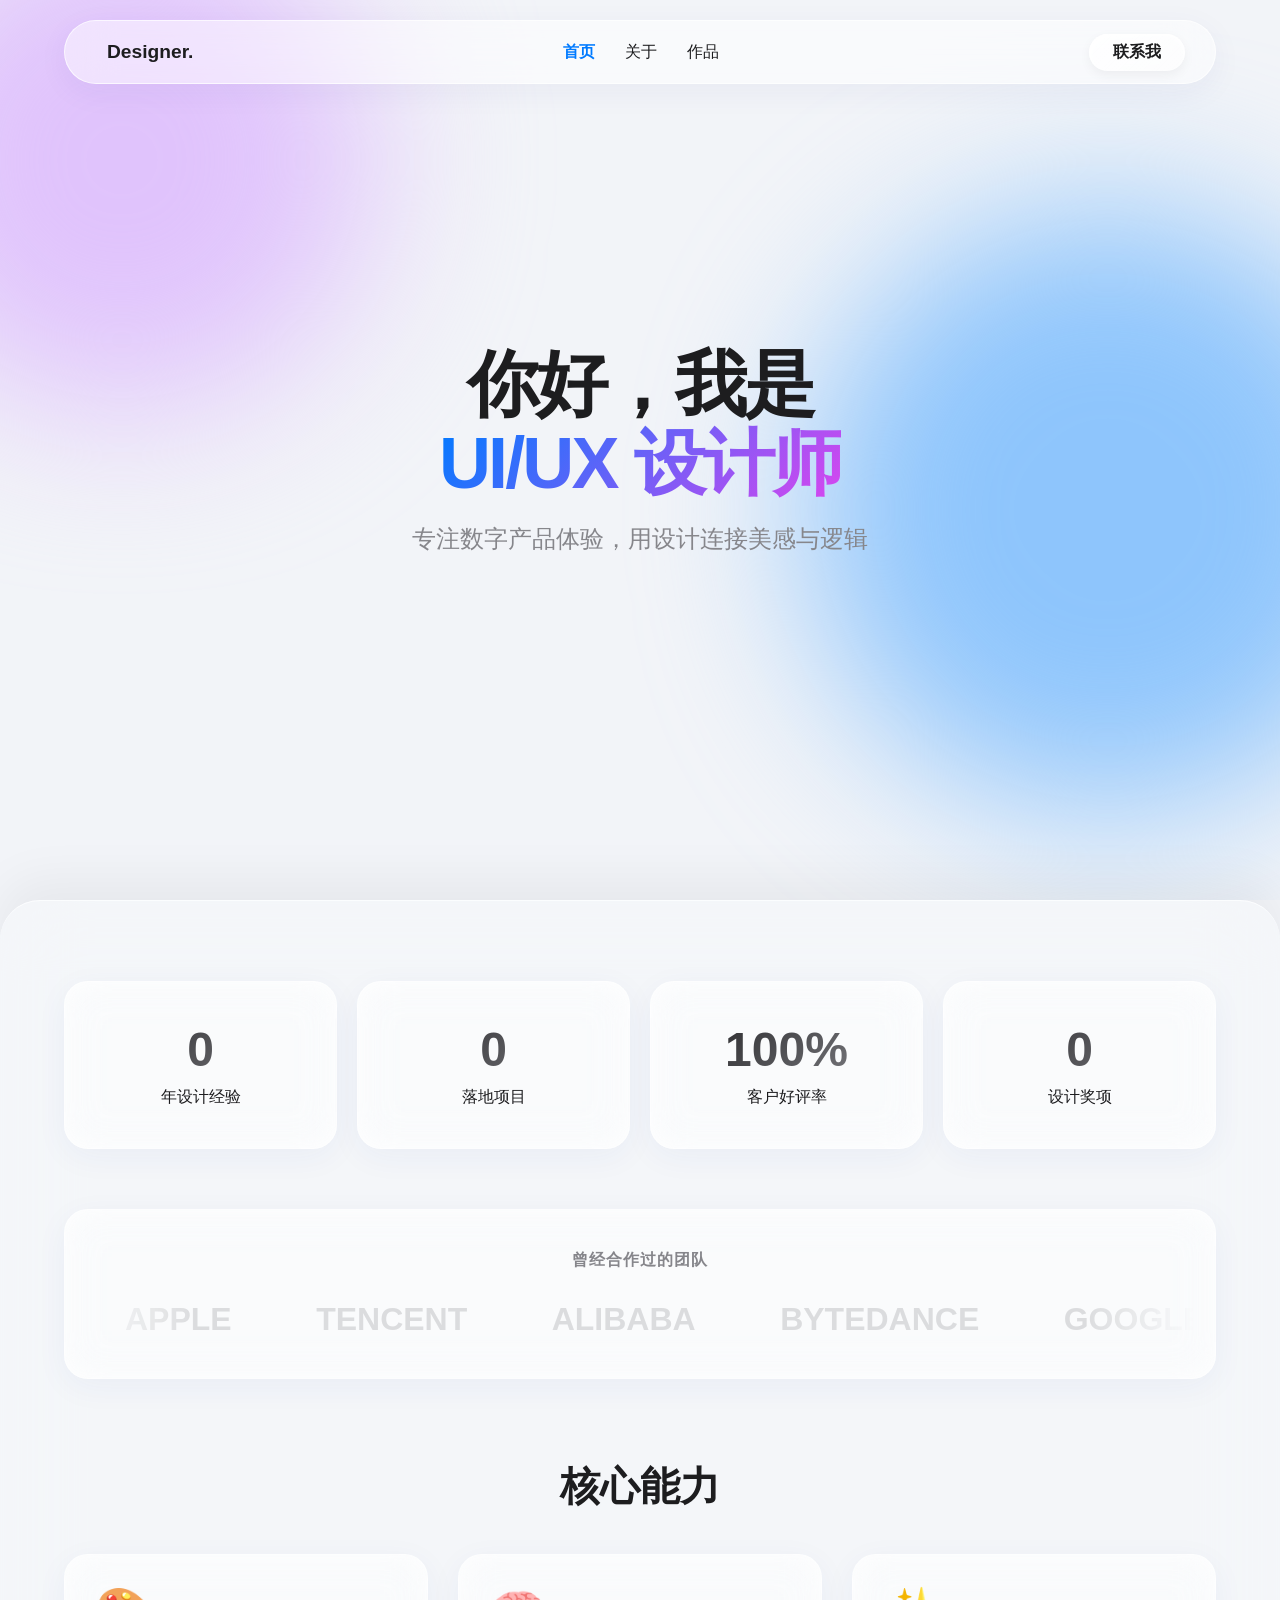
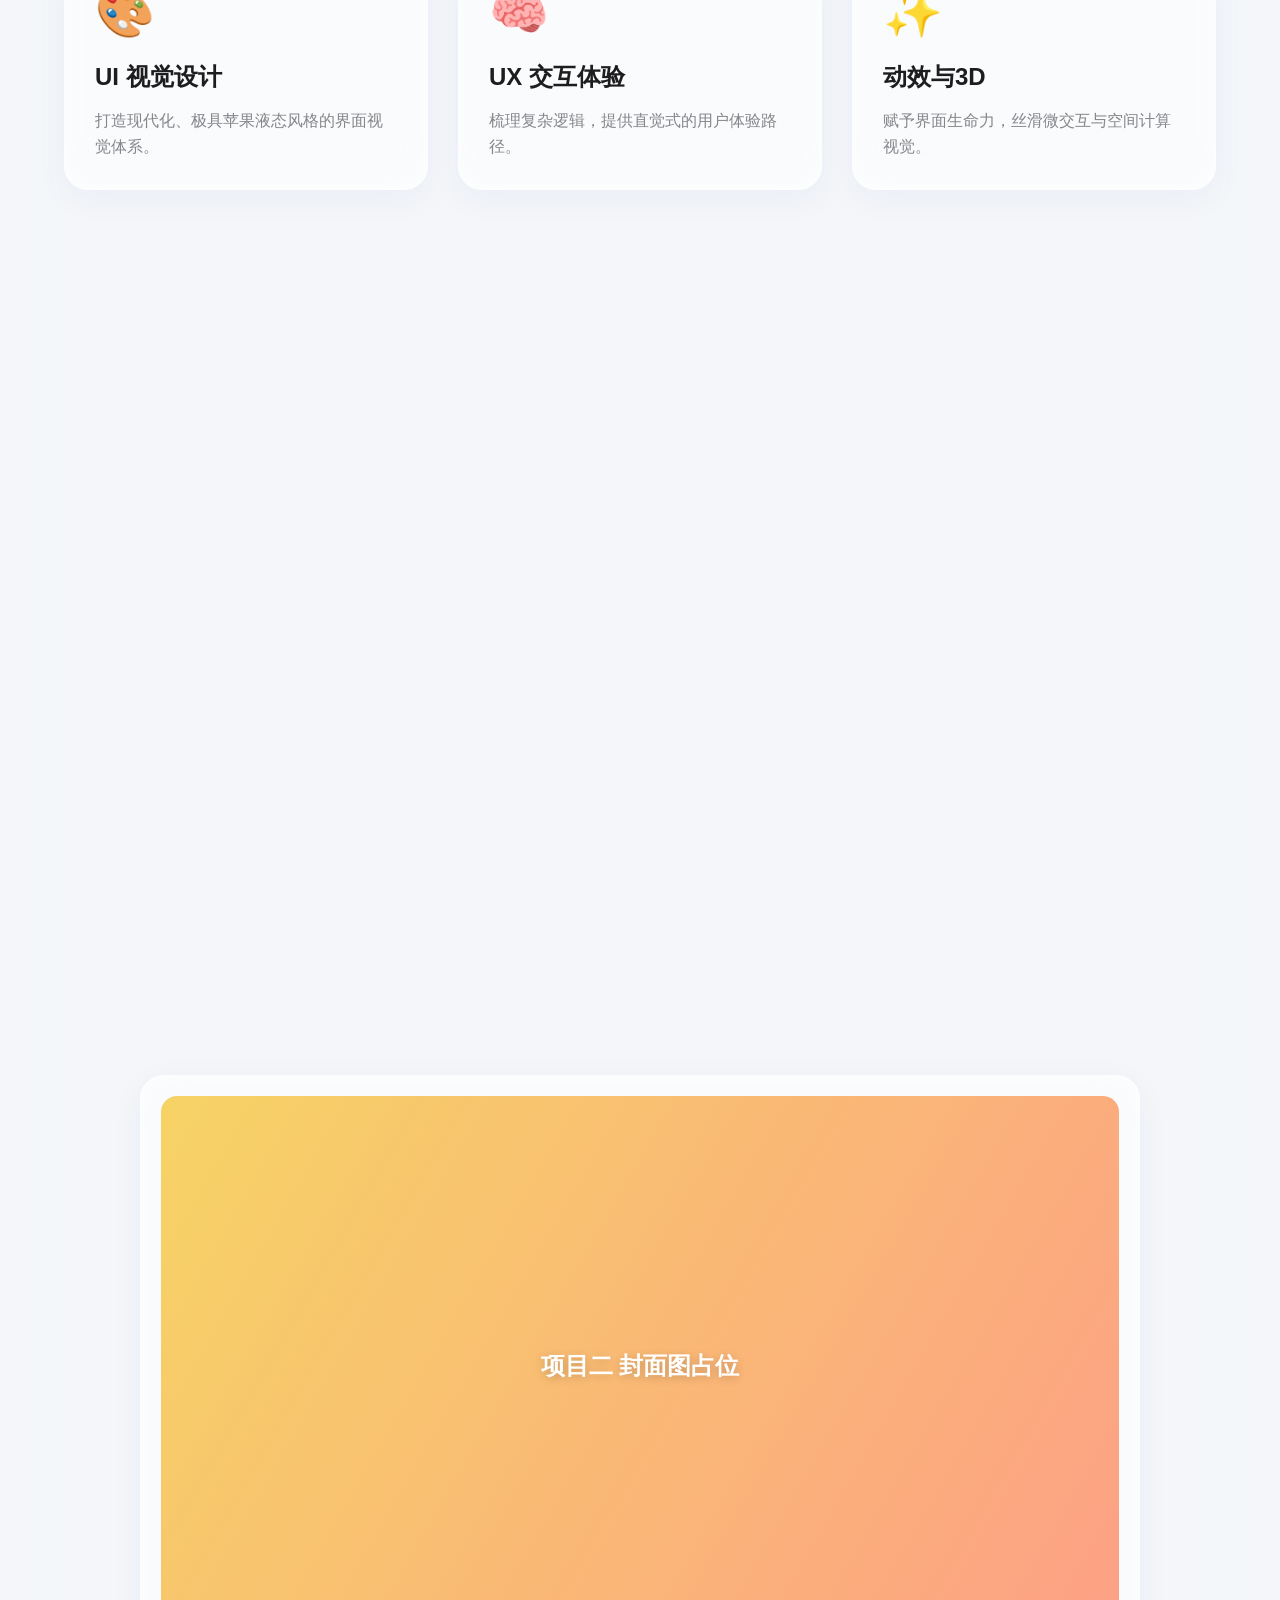
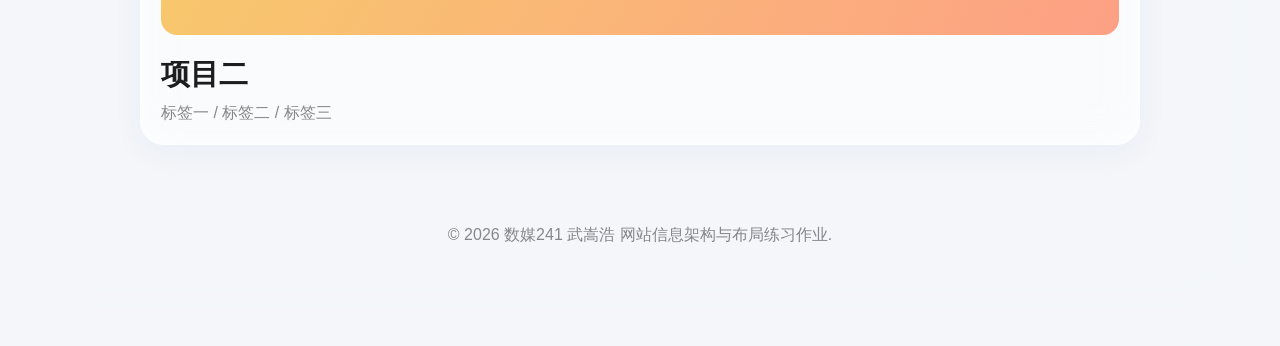
<file: index.html>
﻿<!DOCTYPE html>
<html lang="zh-CN">
<head>
    <meta name="color-scheme" content="light">
    <meta charset="UTF-8">
    <meta name="viewport" content="width=device-width, initial-scale=1.0">
    <title>首页 - 个人介绍</title>
    <link rel="stylesheet" href="style.css">
</head>
<body>

    <!-- 动态背景渐变色块（用于衬托玻璃质感） -->
    <div class="bg-blobs">
        <div class="blob blob-1"></div>
        <div class="blob blob-2"></div>
    </div>

    <!-- 顶部导航栏 -->
    <nav class="glass-nav" id="mainNav">
        <!-- 正常展开时的内容 -->
        <div class="nav-content">
            <div class="logo">Designer.</div>
            <ul class="nav-links">
                <li><a href="index.html" class="active">首页</a></li>
                <li><a href="about.html">关于</a></li>
                <li><a href="portfolio.html">作品</a></li>
            </ul>
            <a href="contact.html" class="btn-contact">联系我</a>
        </div>
        <!-- 缩小后的回到顶部箭头 (默认隐藏) -->
        <div class="nav-arrow">
            <svg width="24" height="24" viewBox="0 0 24 24" fill="none" stroke="currentColor" stroke-width="2.5" stroke-linecap="round" stroke-linejoin="round">
                <path d="M12 19V5M5 12l7-7 7 7" />
            </svg>
        </div>
    </nav>

    <!-- 首屏区域（固定在底部，等待被上方内容遮盖） -->
    <section class="hero-sticky">
        <div class="hero-content">
            <h1>你好，我是<br><span class="gradient-text">UI/UX 设计师</span></h1>
            <p>专注数字产品体验，用设计连接美感与逻辑</p>
            <div class="scroll-indicator">
                <span>滑动探索</span>
                <div class="mouse"></div>
            </div>
        </div>
    </section>

    <!-- 下方滑动内容区（带有强毛玻璃效果，像幕布一样滑上去覆盖首屏） -->
    <main class="content-reveal">

        <!-- 1. 关键数据 (便当盒布局) - 移到了上方 -->
        <section class="bento-metrics">
            <div class="glass-card bento-item">
                <h3>0</h3>
                <p>年设计经验</p>
            </div>
            <div class="glass-card bento-item">
                <h3>0</h3>
                <p>落地项目</p>
            </div>
            <div class="glass-card bento-item">
                <h3>100%</h3>
                <p>客户好评率</p>
            </div>
            <div class="glass-card bento-item">
                <h3>0</h3>
                <p>设计奖项</p>
            </div>
        </section>

        <!-- 2. 合作方Logo无缝滚动 - 移到了下方，并加了玻璃框 -->
        <section class="logos-section">
            <div class="glass-card logos-box">
                <p class="section-subtitle">曾经合作过的团队</p>
                <div class="marquee-container">
                    <div class="marquee-content">
                        <!-- 占位Logo，使用纯文字模拟 -->
                        <div class="logo-item">Apple</div>
                        <div class="logo-item">Tencent</div>
                        <div class="logo-item">Alibaba</div>
                        <div class="logo-item">ByteDance</div>
                        <div class="logo-item">Google</div>
                        <!-- 复制一份用于无缝循环 -->
                        <div class="logo-item">Apple</div>
                        <div class="logo-item">Tencent</div>
                        <div class="logo-item">Alibaba</div>
                        <div class="logo-item">ByteDance</div>
                        <div class="logo-item">Google</div>
                    </div>
                </div>
            </div>
        </section>

        <!-- 核心能力 (保持不变) -->
        <section class="capabilities">
            <h2 class="section-title">核心能力</h2>
            <div class="cards-grid">
                <div class="glass-card">
                    <div class="icon-placeholder">🎨</div>
                    <h3>UI 视觉设计</h3>
                    <p>打造现代化、极具苹果液态风格的界面视觉体系。</p>
                </div>
                <div class="glass-card">
                    <div class="icon-placeholder">🧠</div>
                    <h3>UX 交互体验</h3>
                    <p>梳理复杂逻辑，提供直觉式的用户体验路径。</p>
                </div>
                <div class="glass-card">
                    <div class="icon-placeholder">✨</div>
                    <h3>动效与3D</h3>
                    <p>赋予界面生命力，丝滑微交互与空间计算视觉。</p>
                </div>
            </div>
        </section>

        <!-- 精选作品 (保持不变) -->
        <section class="featured-works">
            <h2 class="section-title">精选作品</h2>
            <div class="works-grid">
                <!-- 作品1 -->
                <div class="glass-card work-card">
                    <div class="work-image" style="background: linear-gradient(45deg, #e0c3fc 0%, #8ec5fc 100%);">
                        <span class="img-placeholder-text">项目一 封面图占位</span>
                    </div>
                    <div class="work-info">
                        <h3>项目一</h3>
                        <p>标签一 / 标签二 / 标签三</p>
                    </div>
                </div>
                <!-- 作品2 -->
                <div class="glass-card work-card">
                    <div class="work-image" style="background: linear-gradient(120deg, #f6d365 0%, #fda085 100%);">
                        <span class="img-placeholder-text">项目二 封面图占位</span>
                    </div>
                    <div class="work-info">
                        <h3>项目二</h3>
                        <p>标签一 / 标签二 / 标签三</p>
                    </div>
                </div>
            </div>
        </section>

        <!-- 底部 -->
        <footer>
            <p>© 2026 数媒241 武嵩浩 网站信息架构与布局练习作业.</p>
        </footer>
    </main>

    <!-- 引入外部全局交互脚本 -->
    <script src="main.js"></script>

</body>
</html>
</file>
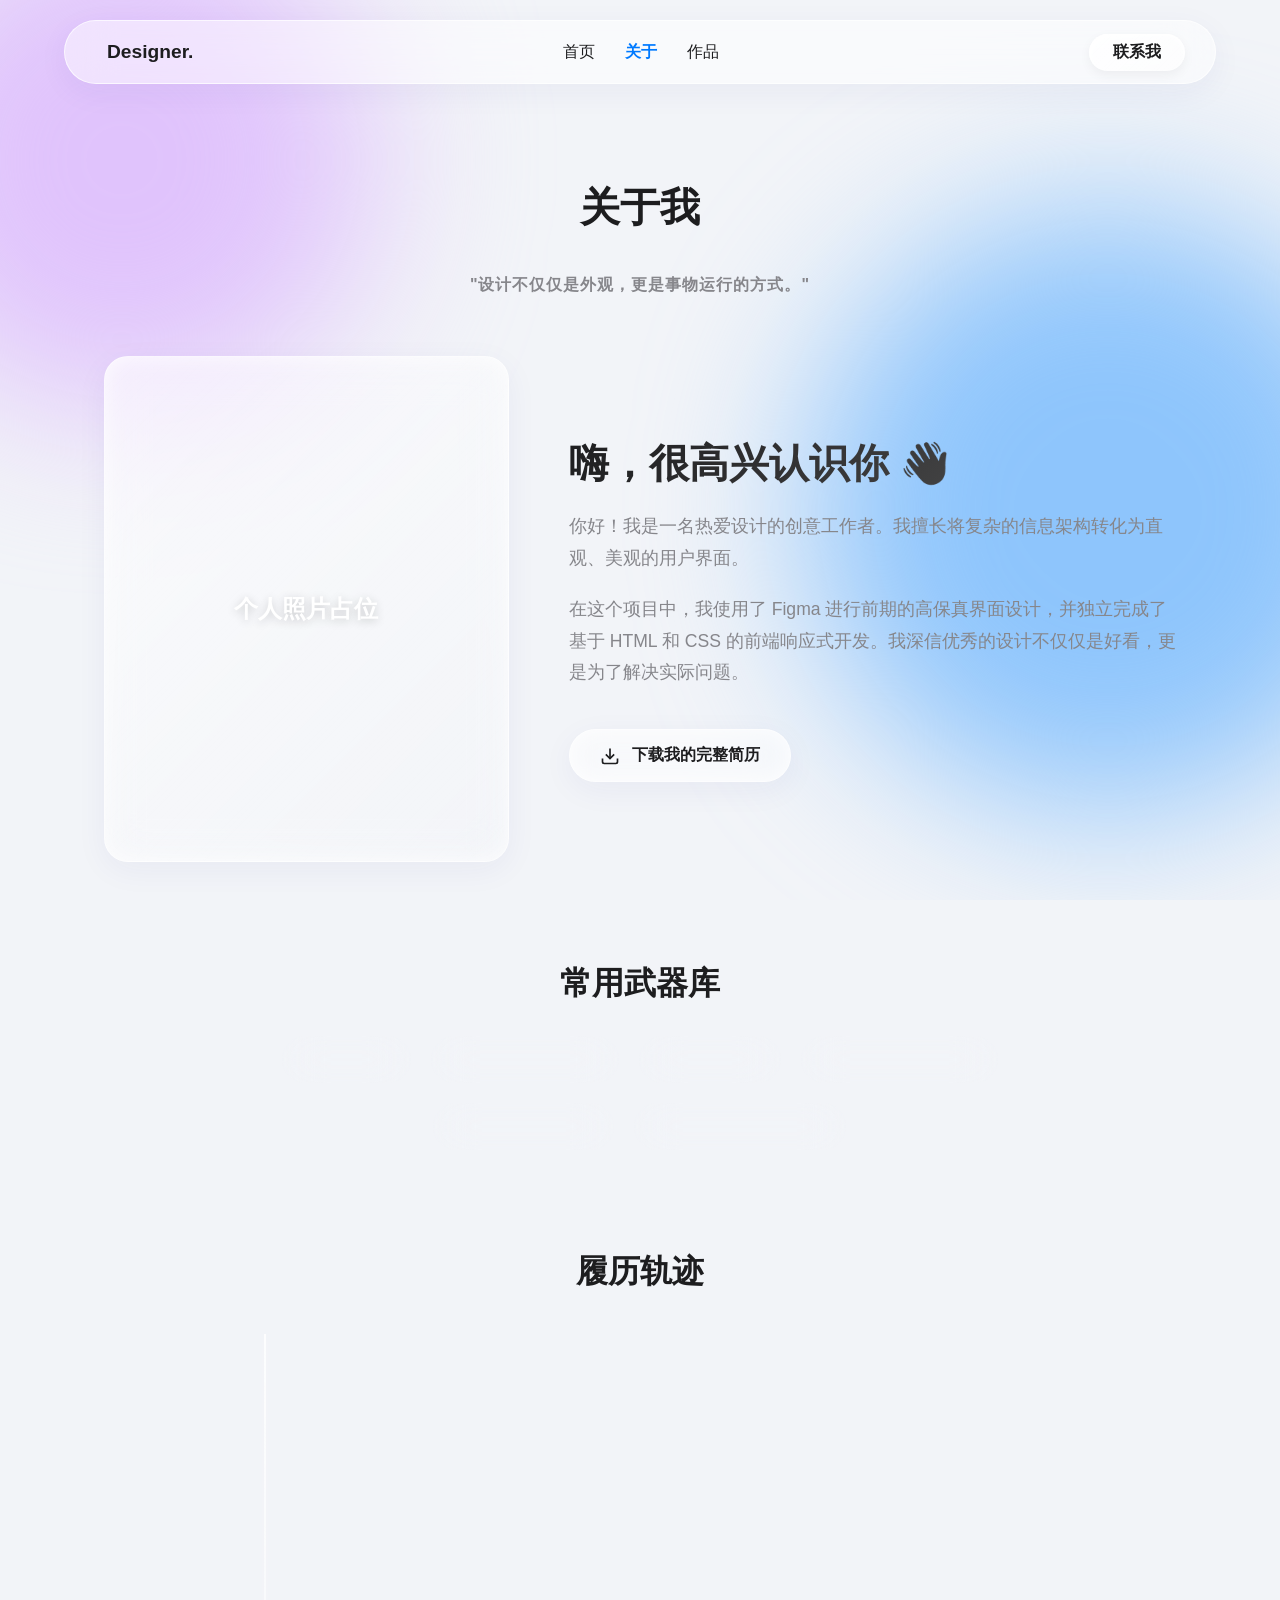
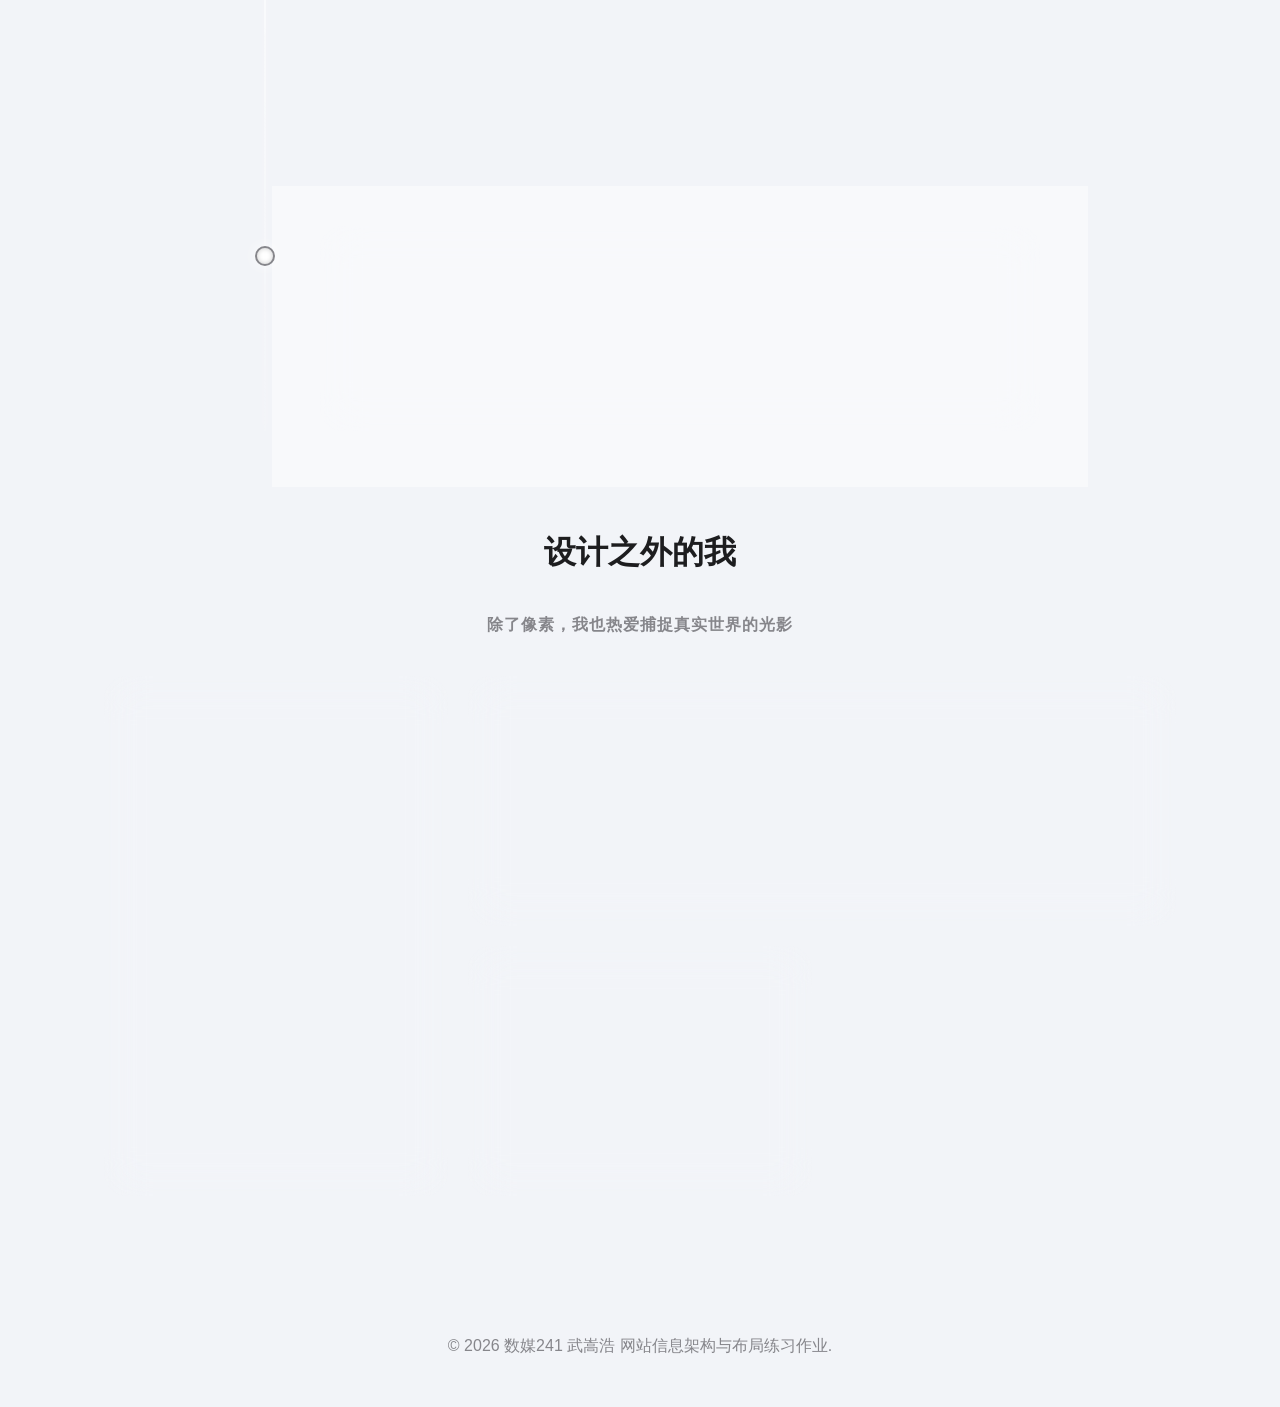
<file: about.html>
<!DOCTYPE html>
<html lang="zh-CN">
<head>
    <meta name="color-scheme" content="light">
    <meta charset="UTF-8">
    <meta name="viewport" content="width=device-width, initial-scale=1.0">
    <title>关于 - 个人介绍</title>
    <link rel="stylesheet" href="style.css">
</head>
<body>

    <!-- 动态背景渐变色块（与首页保持一致） -->
    <div class="bg-blobs">
        <div class="blob blob-1"></div>
        <div class="blob blob-2"></div>
    </div>

    <!-- 顶部导航栏 -->
    <nav class="glass-nav" id="mainNav">
        <!-- 正常展开时的内容 -->
        <div class="nav-content">
            <div class="logo">Designer.</div>
            <ul class="nav-links">
                <li><a href="index.html">首页</a></li>
                <li><a href="about.html" class="active">关于</a></li>
                <li><a href="portfolio.html">作品</a></li>
            </ul>
            <a href="contact.html" class="btn-contact">联系我</a>
        </div>
        <!-- 缩小后的回到顶部箭头 (默认隐藏) -->
        <div class="nav-arrow">
            <svg width="24" height="24" viewBox="0 0 24 24" fill="none" stroke="currentColor" stroke-width="2.5" stroke-linecap="round" stroke-linejoin="round">
                <path d="M12 19V5M5 12l7-7 7 7" />
            </svg>
        </div>
    </nav>

    <!-- 关于我页面主体内容 -->
    <main class="about-page">

        <!-- 页面标题 -->
        <header class="about-header">
            <h1 class="section-title">关于我</h1>
            <p class="section-subtitle">"设计不仅仅是外观，更是事物运行的方式。"</p>
        </header>

        <!-- 模块 1：个人简介 (图文并排) -->
        <section class="about-profile">
            <div class="profile-layout">
                <!-- 左侧头像占位 -->
                <div class="glass-card profile-image">
                    <span class="img-placeholder-text">个人照片占位</span>
                </div>
                <!-- 右侧文字 -->
                <div class="profile-text">
                    <h2>嗨，很高兴认识你 👋</h2>
                    <p>你好！我是一名热爱设计的创意工作者。我擅长将复杂的信息架构转化为直观、美观的用户界面。</p>
                    <p>在这个项目中，我使用了 Figma 进行前期的高保真界面设计，并独立完成了基于 HTML 和 CSS 的前端响应式开发。我深信优秀的设计不仅仅是好看，更是为了解决实际问题。</p>
                    <a href="#" class="btn-download glass-card">
                        <svg width="20" height="20" viewBox="0 0 24 24" fill="none" stroke="currentColor" stroke-width="2" style="vertical-align: middle; margin-right: 8px;">
                            <path d="M21 15v4a2 2 0 0 1-2 2H5a2 2 0 0 1-2-2v-4"></path>
                            <polyline points="7 10 12 15 17 10"></polyline>
                            <line x1="12" y1="15" x2="12" y2="3"></line>
                        </svg>
                        下载我的完整简历
                    </a>
                </div>
            </div>
        </section>

        <!-- 模块 2：能力栈 / 工具树 (悬浮玻璃徽章) -->
        <section class="about-tools">
            <h2 class="section-title" style="font-size: 2rem; margin-bottom: 30px;">常用武器库</h2>
            <div class="tools-container">
                <div class="glass-card tool-pill">🎨 Figma</div>
                <div class="glass-card tool-pill">⚡ Visual Studio</div>
                <div class="glass-card tool-pill">🧊 Blender</div>
                <div class="glass-card tool-pill">🪄 Adobe Ps & Ai</div>
                <div class="glass-card tool-pill">🎬 After Effects</div>
                <div class="glass-card tool-pill">💻 HTML / CSS / JS</div>
            </div>
        </section>

        <!-- 模块 3：时间轴履历 (发光玻璃节点) -->
        <section class="about-experience">
            <h2 class="section-title" style="font-size: 2rem;">履历轨迹</h2>
            <div class="timeline">

                <!-- 经历 1 -->
                <div class="timeline-item">
                    <div class="timeline-node"></div>
                    <div class="glass-card timeline-content">
                        <span class="timeline-date">2024 - 至今</span>
                        <h3>数字媒体艺术</h3>
                        <h4>北京工商大学 设计与艺术学院</h4>
                        <p>简介占位</p>
                    </div>
                </div>

                <!-- 经历 2 -->
                <div class="timeline-item">
                    <div class="timeline-node"></div>
                    <div class="glass-card timeline-content">
                        <span class="timeline-date">2006 - 2024</span>
                        <h3>成长中</h3>
                        <h4>简介占位</h4>
                        <p>简介占位</p>
                    </div>
                </div>

                <!-- 教育背景 -->
                <div class="timeline-item">
                    <div class="timeline-node"></div>
                    <div class="glass-card timeline-content">
                        <span class="timeline-date">2006</span>
                        <h3>我出生了</h3>
                        <h4>北京市西城区</h4>
                        <p>简介占位</p>
                    </div>
                </div>

            </div>
        </section>

        <!-- 模块 4：生活碎片 (便当盒画廊) -->
        <section class="about-life">
            <h2 class="section-title" style="font-size: 2rem;">设计之外的我</h2>
            <p class="section-subtitle" style="margin-bottom: 40px;">除了像素，我也热爱捕捉真实世界的光影</p>
            <div class="life-gallery">
                <div class="glass-card life-item tall" style="background: linear-gradient(to bottom, #a1c4fd 0%, #c2e9fb 100%);">
                    <span class="img-placeholder-text">图片占位一</span>
                </div>
                <div class="glass-card life-item wide" style="background: linear-gradient(120deg, #fccb90 0%, #d57eeb 100%);">
                    <span class="img-placeholder-text">图片占位二</span>
                </div>
                <div class="glass-card life-item" style="background: linear-gradient(120deg, #e0c3fc 0%, #8ec5fc 100%);">
                    <span class="img-placeholder-text">图片占位三</span>
                </div>
                <div class="glass-card life-item" style="background: linear-gradient(to right, #4facfe 0%, #00f2fe 100%);">
                    <span class="img-placeholder-text">图片占位四</span>
                </div>
            </div>
        </section>

        <!-- 底部 -->
        <footer>
            <p>© 2026 数媒241 武嵩浩 网站信息架构与布局练习作业.</p>
        </footer>

    </main>

    <!-- 引入外部全局交互脚本 -->
    <script src="main.js"></script>
</body>
</html>
</file>
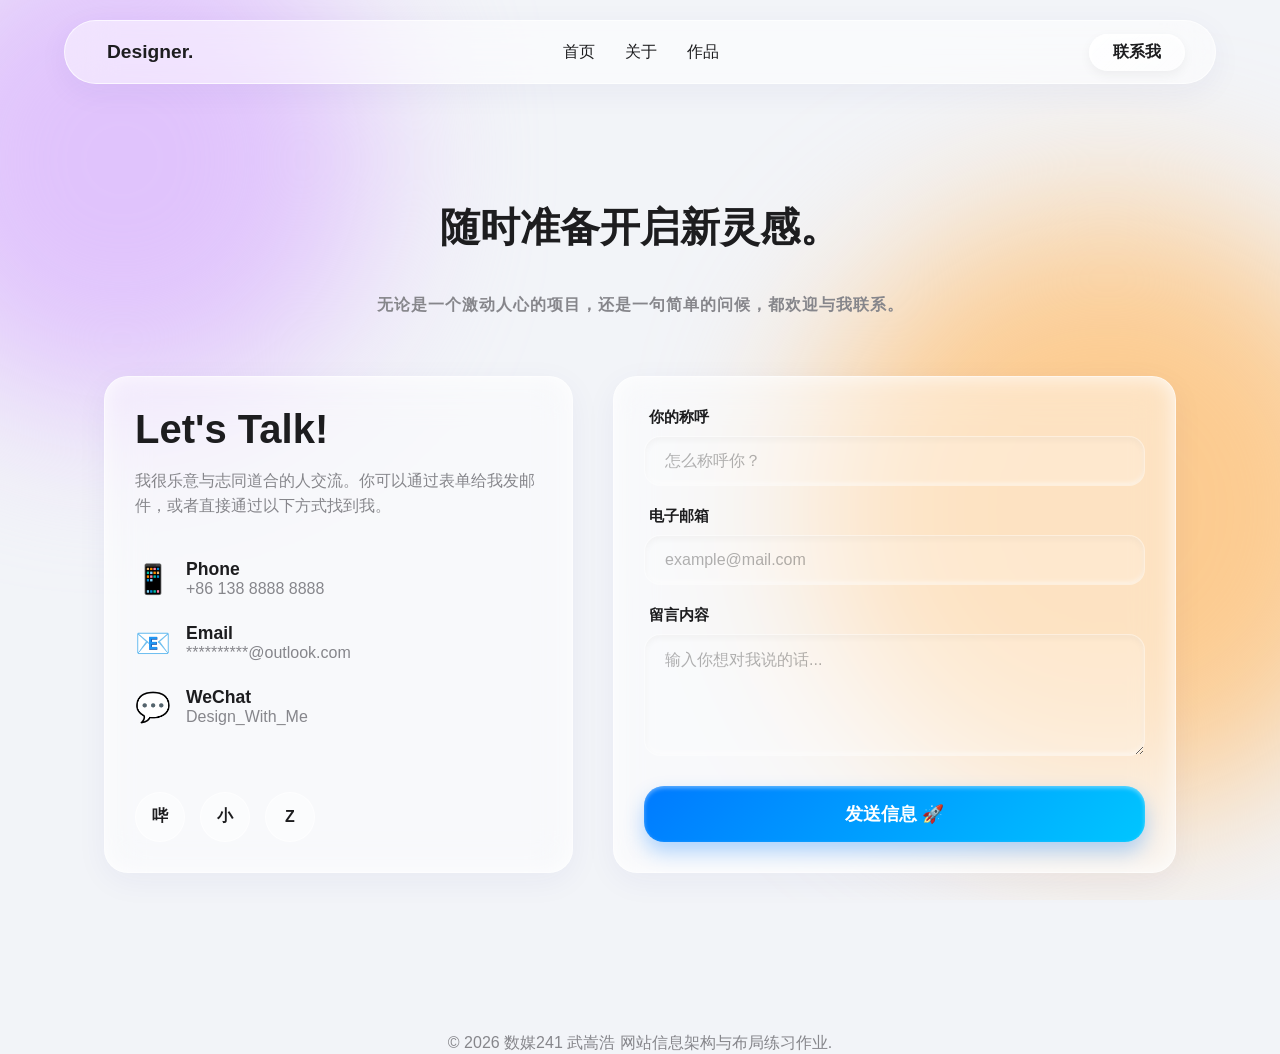
<file: contact.html>
<!DOCTYPE html>
<html lang="zh-CN">
<head>
    <meta name="color-scheme" content="light">
    <meta charset="UTF-8">
    <meta name="viewport" content="width=device-width, initial-scale=1.0">
    <title>联系我 - 个人介绍</title>
    <link rel="stylesheet" href="style.css">
</head>
<body>

    <!-- 背景环境光 -->
    <div class="bg-blobs">
        <div class="blob blob-1"></div>
        <div class="blob blob-2" style="background: #fccb90;"></div> <!-- 换个暖色调，更亲切 -->
    </div>

    <!-- 顶部导航栏 (注意：联系我按钮去掉了，因为当前就在联系页) -->
    <nav class="glass-nav" id="mainNav">
        <div class="nav-content">
            <div class="logo">Designer.</div>
            <ul class="nav-links">
                <li><a href="index.html">首页</a></li>
                <li><a href="about.html">关于</a></li>
                <li><a href="portfolio.html">作品</a></li>
            </ul>
            <a href="contact.html" class="btn-contact" class="active">联系我</a>
        </div>
        <div class="nav-arrow">
            <svg width="24" height="24" viewBox="0 0 24 24" fill="none" stroke="currentColor" stroke-width="2.5" stroke-linecap="round" stroke-linejoin="round">
                <path d="M12 19V5M5 12l7-7 7 7"/>
            </svg>
        </div>
    </nav>

    <!-- 联系我页面主体 -->
    <main class="contact-page">
        <header class="contact-header">
            <h1 class="section-title fade-up-element">随时准备开启新灵感。</h1>
            <p class="section-subtitle fade-up-element">无论是一个激动人心的项目，还是一句简单的问候，都欢迎与我联系。</p>
        </header>

        <div class="contact-layout">
            
            <!-- 左侧：联系方式与社交媒体 -->
            <div class="glass-card contact-info fade-up-element">
                <h2>Let's Talk! </h2>
                <p class="info-desc">我很乐意与志同道合的人交流。你可以通过表单给我发邮件，或者直接通过以下方式找到我。</p>
                
                <div class="direct-contact">
                    <!-- 电话 -->
                    <div class="contact-item wechat-hover">
                        <span class="icon">📱</span>
                        <div>
                            <h4>Phone</h4>
                            <p>+86 138 8888 8888</p>
                        </div>
                    </div>
                    <!-- 邮箱 -->
                    <div class="contact-item">
                        <span class="icon">📧</span>
                        <div>
                            <h4>Email</h4>
                            <p>**********@outlook.com</p>
                        </div>
                    </div>

                    <!-- 微信 (带有悬停显示二维码的微交互) -->
                    <div class="contact-item wechat-hover">
                        <span class="icon">💬</span>
                        <div>
                            <h4>WeChat</h4>
                            <p>Design_With_Me</p>
                        </div>
                        <!-- 隐藏的二维码玻璃卡片 -->
                        <div class="qr-code-glass">
                            <span class="img-placeholder-text" style="font-size: 1rem;">二维码占位图</span>
                        </div>
                    </div>

                </div>

                <!-- 社交媒体链接 (圆形玻璃按钮) -->
                <div class="social-links">
                    <a href="https://space.bilibili.com/391248568" class="social-btn" title="Bilibili">哔</a>
                    <a href="https://xhslink.com/m/P87VK0XR2g" class="social-btn" title="小红书">小</a>
                    <a href="#" class="social-btn" title="站酷">Z</a>
                </div>
            </div>

            <!-- 右侧：内凹玻璃质感表单 -->
            <div class="glass-card contact-form fade-up-element">
                <form action="#" method="POST" onsubmit="event.preventDefault(); alert('由于是静态页面，发送功能待后端接入');">
                    <div class="form-group">
                        <label for="name">你的称呼</label>
                        <input type="text" id="name" class="glass-input" placeholder="怎么称呼你？" required>
                    </div>
                    
                    <div class="form-group">
                        <label for="email">电子邮箱</label>
                        <input type="email" id="email" class="glass-input" placeholder="example@mail.com" required>
                    </div>
                    
                    <div class="form-group">
                        <label for="message">留言内容</label>
                        <textarea id="message" class="glass-input" rows="5" placeholder="输入你想对我说的话..." required></textarea>
                    </div>
                    
                    <button type="submit" class="btn-submit">发送信息 🚀</button>
                </form>
            </div>

        </div>
    </main>

    <!-- 底部 -->
    <footer>
        <p>© 2026 数媒241 武嵩浩 网站信息架构与布局练习作业.</p>
    </footer>

    <script src="main.js"></script>
</body>
</html>
</file>
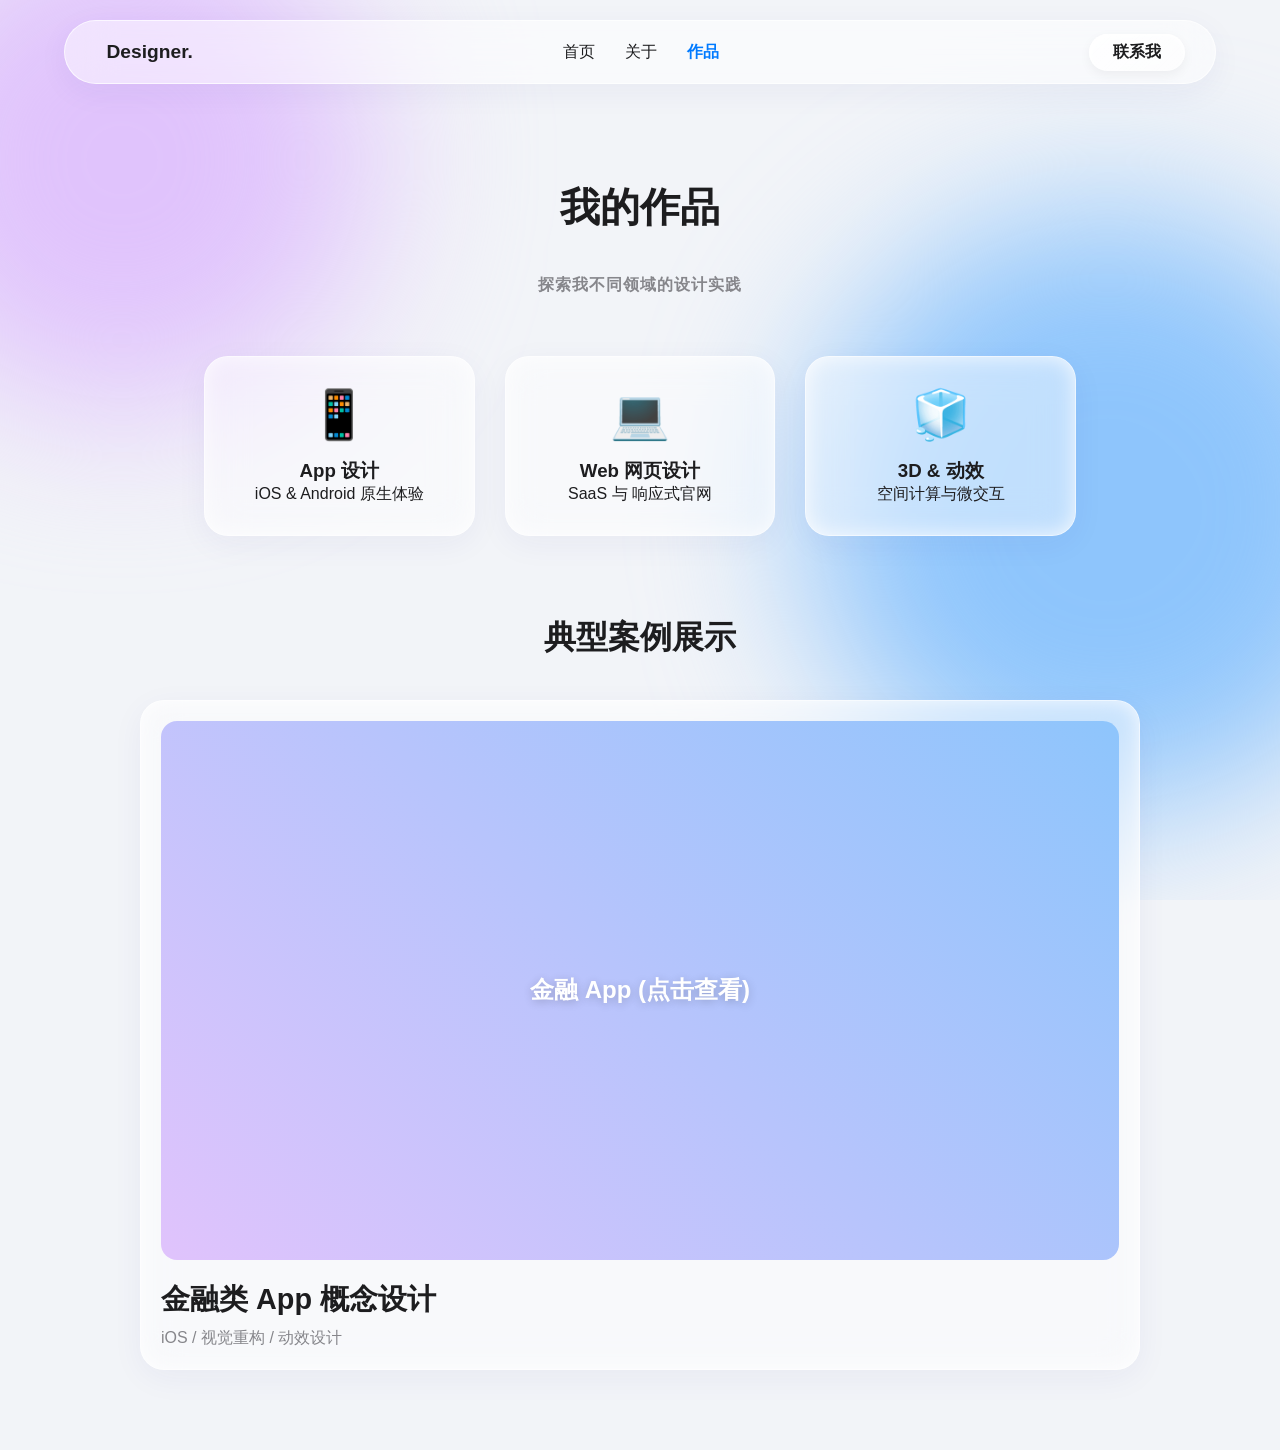
<file: portfolio.html>
<!DOCTYPE html>
<html lang="zh-CN">
<head>
    <meta name="color-scheme" content="light">
    <meta charset="UTF-8">
    <meta name="viewport" content="width=device-width, initial-scale=1.0">
    <title>作品 - 个人介绍</title>
    <link rel="stylesheet" href="style.css">
</head>
<body>

    <div class="bg-blobs">
        <div class="blob blob-1"></div>
        <div class="blob blob-2"></div>
    </div>

    <!-- 顶部导航栏 -->
    <nav class="glass-nav" id="mainNav">
        <div class="nav-content">
            <div class="logo">Designer.</div>
            <ul class="nav-links">
                <li><a href="index.html">首页</a></li>
                <li><a href="about.html">关于</a></li>
                <li><a href="portfolio.html" class="active">作品</a></li>
            </ul>
            <a href="contact.html" class="btn-contact">联系我</a>
        </div>
        <div class="nav-arrow">
            <svg width="24" height="24" viewBox="0 0 24 24" fill="none" stroke="currentColor" stroke-width="2.5" stroke-linecap="round" stroke-linejoin="round">
                <path d="M12 19V5M5 12l7-7 7 7" />
            </svg>
        </div>
    </nav>

    <main class="portfolio-page">

        <!-- =========================================
             视图 1：主大厅 (默认显示)
             ========================================= -->
        <div id="portfolio-main" class="page-view">
            <header class="portfolio-header">
                <h1 class="section-title fade-up-element">我的作品</h1>
                <p class="section-subtitle fade-up-element">探索我不同领域的设计实践</p>
            </header>

            <!-- 类别选择器 (添加了 onclick 触发切换视图) -->
            <section class="category-selector">
                <div class="glass-card category-card fade-up-element" onclick="openCategory('app', 'App 设计', 'iOS & Android 原生体验')">
                    <div class="icon">📱</div>
                    <h3>App 设计</h3>
                    <p>iOS & Android 原生体验</p>
                </div>
                <div class="glass-card category-card fade-up-element" onclick="openCategory('web', 'Web 网页设计', 'SaaS 与 响应式官网')">
                    <div class="icon">💻</div>
                    <h3>Web 网页设计</h3>
                    <p>SaaS 与 响应式官网</p>
                </div>
                <div class="glass-card category-card fade-up-element" onclick="openCategory('3d', '3D & 动效', '空间计算与微交互')">
                    <div class="icon">🧊</div>
                    <h3>3D & 动效</h3>
                    <p>空间计算与微交互</p>
                </div>
            </section>

            <!-- 典型案例展示 (保持不变) -->
            <section class="featured-works">
                <h2 class="section-title fade-up-element" style="font-size: 2rem;">典型案例展示</h2>
                <div class="works-grid">
                    <div class="glass-card work-card fade-up-element" onclick="openModal('project1')">
                        <div class="work-image" style="background: linear-gradient(45deg, #e0c3fc 0%, #8ec5fc 100%);">
                            <span class="img-placeholder-text">金融 App (点击查看)</span>
                        </div>
                        <div class="work-info">
                            <h3>金融类 App 概念设计</h3>
                            <p>iOS / 视觉重构 / 动效设计</p>
                        </div>
                    </div>
                </div>
            </section>
        </div>

        <!-- =========================================
             视图 2：分类二级页面 (初始隐藏)
             ========================================= -->
        <div id="portfolio-category" class="page-view" style="display: none;">

            <!-- 返回按钮 -->
            <div style="max-width: 1000px; margin: 0 auto 20px; padding: 0 5%;">
                <button class="btn-back glass-card" onclick="backToMain()">
                    <svg width="20" height="20" viewBox="0 0 24 24" fill="none" stroke="currentColor" stroke-width="2" style="vertical-align: middle; margin-right: 8px;"><path d="M19 12H5M12 19l-7-7 7-7" /></svg>
                    返回作品大厅
                </button>
            </div>

            <header class="portfolio-header">
                <h1 id="cat-title" class="section-title">分类标题</h1>
                <p id="cat-desc" class="section-subtitle">分类描述</p>
            </header>

            <!-- App 分类专属瀑布流 -->
            <div id="grid-app" class="works-grid cat-grid" style="display: none;">
                <div class="glass-card work-card fade-up-element" onclick="openModal('project1')">
                    <div class="work-image" style="background: linear-gradient(45deg, #e0c3fc 0%, #8ec5fc 100%);"><span class="img-placeholder-text">金融 App</span></div>
                    <div class="work-info"><h3>金融类 App 设计</h3><p>iOS</p></div>
                </div>
                <div class="glass-card work-card fade-up-element" onclick="openModal('project_app2')">
                    <div class="work-image" style="background: linear-gradient(120deg, #84fab0 0%, #8fd3f4 100%);"><span class="img-placeholder-text">社交 App</span></div>
                    <div class="work-info"><h3>音乐社交 App 概念</h3><p>Android / 动效</p></div>
                </div>
            </div>

            <!-- Web 分类专属瀑布流 -->
            <div id="grid-web" class="works-grid cat-grid" style="display: none;">
                <div class="glass-card work-card fade-up-element" onclick="openModal('project2')">
                    <div class="work-image" style="background: linear-gradient(120deg, #f6d365 0%, #fda085 100%);"><span class="img-placeholder-text">SaaS 数据看板</span></div>
                    <div class="work-info"><h3>SaaS 后台设计系统</h3><p>Web端 / B端组件库</p></div>
                </div>
                <div class="glass-card work-card fade-up-element" onclick="openModal('project_web2')">
                    <div class="work-image" style="background: linear-gradient(to top, #cfd9df 0%, #e2ebf0 100%);"><span class="img-placeholder-text">品牌官网</span></div>
                    <div class="work-info"><h3>独立设计师品牌响应式官网</h3><p>Web端 / 视觉</p></div>
                </div>
            </div>

            <!-- 3D 分类专属瀑布流 -->
            <div id="grid-3d" class="works-grid cat-grid" style="display: none;">
                <div class="glass-card work-card fade-up-element" onclick="openModal('project_3d1')">
                    <div class="work-image" style="background: linear-gradient(to right, #4facfe 0%, #00f2fe 100%);"><span class="img-placeholder-text">空间计算 UI</span></div>
                    <div class="work-info"><h3>visionOS 概念界面</h3><p>3D / 空间交互</p></div>
                </div>
            </div>

        </div>

    </main>

    <!-- =========================================
         作品详情弹窗 (Modal)
         ========================================= -->
    <div class="modal-overlay" id="projectModal">
        <div class="glass-card modal-container">
            <!-- 关闭按钮 -->
            <button class="modal-close" onclick="closeModal()">
                <svg width="24" height="24" viewBox="0 0 24 24" fill="none" stroke="currentColor" stroke-width="2"><path d="M18 6L6 18M6 6l12 12" /></svg>
            </button>

            <!-- 左侧图片区 (可独立滚动) -->
            <div class="modal-left" style="background: linear-gradient(135deg, #e0c3fc 0%, #8ec5fc 100%);">
                <div class="modal-img-placeholder">细节图占位</div>
            </div>

            <!-- 右侧文字详情区 -->
            <div class="modal-right">
                <h2 id="modal-title">项目名称加载中...</h2>
                <div class="modal-tags">
                    <span>标签一</span>
                    <span>标签二</span>
                    <span>标签三</span>
                </div>

                <div class="modal-desc">
                    <h3>项目背景</h3>
                    <p>占位占位占位占位占位占位占位占位占位占位占位占位占位</p>

                    <h3>我的角色</h3>
                    <p>占位占位占位占位占位占位占位占位占位占位占位占位占位</p>

                    <h3>设计亮点</h3>
                    <p>占位占位占位占位占位占位占位占位占位占位占位占位占位</p>
                </div>

                <a href="#" class="btn-contact" style="display:inline-block; margin-top: 20px;">访问线上原型</a>
            </div>
        </div>
    </div>

    <script src="main.js"></script>
</body>
</html>
</file>
<file: style.css>
/* =========================================
   �������������� (ǳɫҺ̬��������)
   ========================================= */
:root {
    --bg-color: #f2f4f8;
    --text-main: #1d1d1f; /* ����ƻ�������ɫ */
    --text-muted: #86868b;
    --glass-bg: rgba(255, 255, 255, 0.45);
    --glass-border: rgba(255, 255, 255, 0.7);
    --glass-shadow: 0 8px 32px 0 rgba(31, 38, 135, 0.05);
    --glass-inner-shadow: inset 0 0 20px rgba(255, 255, 255, 0.8);
    color-scheme: light;
}

* {
    margin: 0;
    padding: 0;
    box-sizing: border-box;
    font-family: -apple-system, BlinkMacSystemFont, "Segoe UI", Roboto, Helvetica, Arial, sans-serif;
}

body {
    background-color: var(--bg-color);
    color: var(--text-main);
    overflow-x: hidden;
}

@keyframes pageFadeIn {
    from {
        opacity: 0;
        transform: translateY(10px);
    }

    to {
        opacity: 1;
        transform: translateY(0);
    }
}

/* =========================================
   �����ⱳ�� (�ò����ʸи����ԵĲ�ɫ������)
   ========================================= */
.bg-blobs {
    position: fixed;
    top: 0;
    left: 0;
    width: 100vw;
    height: 100vh;
    z-index: -1;
    overflow: hidden;
    pointer-events: none;
}

.blob {
    position: absolute;
    filter: blur(80px);
    border-radius: 50%;
    animation: float 15s ease-in-out infinite alternate;
}

.blob-1 {
    width: 500px;
    height: 500px;
    background: #e0c3fc; /* ǳ�� */
    top: -10%;
    left: -10%;
}

.blob-2 {
    width: 600px;
    height: 600px;
    background: #8ec5fc; /* ǳ�� */
    bottom: 10%;
    right: -10%;
    animation-delay: -5s;
}

@keyframes float {
    0% {
        transform: translate(0, 0) scale(1);
    }

    100% {
        transform: translate(100px, 50px) scale(1.2);
    }
}

/* =========================================
   Һ̬����ͨ����
   ========================================= */
.glass-card {
    background: var(--glass-bg);
    backdrop-filter: blur(20px);
    -webkit-backdrop-filter: blur(20px);
    border: 1px solid var(--glass-border);
    box-shadow: var(--glass-shadow), var(--glass-inner-shadow);
    border-radius: 24px;
    padding: 30px;
    transition: transform 0.4s cubic-bezier(0.16, 1, 0.3, 1), box-shadow 0.4s ease;
}

    .glass-card:hover {
        transform: translateY(-5px);
        box-shadow: 0 15px 40px rgba(0, 0, 0, 0.08), var(--glass-inner-shadow);
    }

/* =========================================
   ������
   ========================================= */
.glass-nav {
    position: fixed;
    top: 20px;
    left: 50%;
    transform: translateX(-50%);
    width: 90%;
    max-width: 1200px;
    height: 64px;
    display: flex;
    justify-content: space-between;
    align-items: center;
    padding: 0 30px;
    background: rgba(255, 255, 255, 0.5);
    backdrop-filter: blur(24px);
    -webkit-backdrop-filter: blur(24px);
    border: 1px solid var(--glass-border);
    border-radius: 32px; /* ������״ */
    box-shadow: var(--glass-shadow);
    z-index: 100;
}

.logo {
    font-weight: 700;
    font-size: 1.2rem;
}

.nav-links {
    display: flex;
    gap: 30px;
    list-style: none;
}

    .nav-links a {
        text-decoration: none;
        color: var(--text-main);
        font-weight: 500;
        transition: color 0.3s;
    }

        .nav-links a:hover {
            color: #007aff;
        }

.btn-contact {
    background: linear-gradient(135deg, rgba(255,255,255,0.9), rgba(255,255,255,0.6));
    padding: 8px 24px;
    border-radius: 20px;
    text-decoration: none;
    color: var(--text-main);
    font-weight: 600;
    box-shadow: inset 0 2px 4px rgba(255,255,255,1), 0 4px 12px rgba(0,0,0,0.05);
}

/* =========================================
   ������Ч�������̶� & Ļ�������ڸ�
   ========================================= */
.hero-sticky {
    position: sticky;
    top: 0;
    height: 100vh;
    display: flex;
    justify-content: center;
    align-items: center;
    text-align: center;
    z-index: 1; /* ���ڵײ� */
}

.hero-content h1 {
    font-size: 4.5rem;
    line-height: 1.1;
    letter-spacing: -0.04em;
    margin-bottom: 20px;
}

.gradient-text {
    background: linear-gradient(90deg, #ff9a9e 0%, #fecfef 99%, #fecfef 100%);
    background: linear-gradient(135deg, #007aff, #d946ef);
    -webkit-background-clip: text;
    -webkit-text-fill-color: transparent;
}

.hero-content p {
    font-size: 1.5rem;
    color: var(--text-muted);
}

.scroll-indicator {
    position: absolute;
    bottom: 40px;
    left: 50%;
    transform: translateX(-50%);
    display: flex;
    flex-direction: column;
    align-items: center;
    gap: 10px;
    color: var(--text-muted);
    font-size: 0.9rem;
}

/* ����ǻ�������������Ļ�� */
.content-reveal {
    position: relative;
    z-index: 2; /* ��ס���� */
    background: rgba(245, 247, 250, 0.75); /* ��͸����ɫ */
    backdrop-filter: blur(40px); /* ��ǿ��ë������ģ�������µ����� */
    -webkit-backdrop-filter: blur(40px);
    border-top: 1px solid var(--glass-border);
    box-shadow: 0 -20px 50px rgba(0, 0, 0, 0.05);
    border-radius: 40px 40px 0 0; /* ����Բ�� */
    padding: 80px 5% 100px;
    min-height: 100vh;
}

/* =========================================
   �������Ű�
   ========================================= */
.section-title {
    text-align: center;
    font-size: 2.5rem;
    margin: 60px 0 40px;
    font-weight: 700;
}

.section-subtitle {
    text-align: center;
    color: var(--text-muted);
    margin-bottom: 30px;
    font-weight: 600;
    letter-spacing: 1px;
}

/* �㵱������ (�������Ϸ�) */
.bento-metrics {
    display: grid;
    grid-template-columns: repeat(4, 1fr);
    gap: 20px;
    max-width: 1200px;
    margin: 0 auto 60px; /* �ײ�������Сһ�� */
}

.bento-item {
    text-align: center;
    padding: 40px 20px;
}

    .bento-item h3 {
        font-size: 3rem;
        margin-bottom: 10px;
        background: linear-gradient(135deg, #1d1d1f, #86868b);
        -webkit-background-clip: text;
        -webkit-text-fill-color: transparent;
    }

/* �������޷�����Ӳ����� (�������·�) */
.logos-section {
    max-width: 1200px;
    margin: 0 auto 80px;
}

.logos-box {
    padding: 40px 20px; /* �������������ڱ߾� */
    /* ȡ��hover�ϸ�Ч����������Ϊһ���̶���չʾ�� */
    transform: none !important;
    box-shadow: var(--glass-shadow), var(--glass-inner-shadow) !important;
}

.marquee-container {
    overflow: hidden;
    white-space: nowrap;
    /* ��Ե�������� */
    -webkit-mask-image: linear-gradient(to right, transparent, black 10%, black 90%, transparent);
    mask-image: linear-gradient(to right, transparent, black 10%, black 90%, transparent);
}

.marquee-content {
    display: inline-block;
    animation: marquee 15s linear infinite;
}

.logo-item {
    display: inline-block;
    font-size: 2rem;
    font-weight: 800;
    color: rgba(0,0,0,0.12); /* ǳɫˮӡЧ�� */
    margin: 0 40px;
    text-transform: uppercase;
}

@keyframes marquee {
    0% {
        transform: translateX(0);
    }

    100% {
        transform: translateX(-50%);
    }
}
/* ����������Ƭ */
.cards-grid {
    display: grid;
    grid-template-columns: repeat(3, 1fr);
    gap: 30px;
    max-width: 1200px;
    margin: 0 auto 80px;
}

.icon-placeholder {
    font-size: 3rem;
    margin-bottom: 20px;
}

.cards-grid h3 {
    margin-bottom: 15px;
    font-size: 1.5rem;
}

.cards-grid p {
    color: var(--text-muted);
    line-height: 1.6;
}

/* =========================================
   ��Ʒռλ (����Ӧ 16:9)
   ========================================= */
.works-grid {
    display: grid;
    grid-template-columns: 1fr; /* ÿ����Ʒ��ռһ�� */
    gap: 40px;
    max-width: 1000px; /* ���������ȣ�������������ù��� */
    width: 100%; /* ȷ����խ��Ļ�����ֻ���������Ӧ���� */
    margin: 0 auto;
}

.work-card {
    padding: 20px;
    cursor: pointer;
}

.work-image {
    width: 100%;
    height: auto; /* ȥ��֮ǰ�Ĺ̶��߶� */
    aspect-ratio: 16 / 9; /* ����ħ����ǿ�Ʊ��� 16:9 ������ */
    border-radius: 16px;
    display: flex;
    align-items: center;
    justify-content: center;
    margin-bottom: 20px;
    overflow: hidden; /* ��֤Һ̬����Բ�Ǳ�Ե�ɾ� */
    position: relative; /* Ϊ֮�����ʵͼƬ��׼�� */
}

    /* ��ǰΪ��д��δ���滻��ʵͼƬ����ʽ */
    .work-image img {
        width: 100%;
        height: 100%;
        object-fit: cover; /* ��֤ͼƬ�ȱ�������������������������� */
        position: absolute;
        top: 0;
        left: 0;
        z-index: 1; /* ͼ��˳����� */
    }

/* ռλ������ʽ���������ϲ� */
.img-placeholder-text {
    color: white;
    font-size: 1.5rem;
    font-weight: bold;
    text-shadow: 0 2px 10px rgba(0,0,0,0.2);
    z-index: 2;
}

.work-info h3 {
    font-size: 1.8rem;
    margin-bottom: 8px;
}

.work-info p {
    color: var(--text-muted);
}

/* �ײ� */
footer {
    text-align: center;
    padding-top: 80px;
    color: var(--text-muted);
}
/* =========================================
   ������ҳ�� (About Page) ר����ʽ
   ========================================= */

/* ������ҳ�涥�������������Ŀռ� */
.about-page {
    padding-top: 120px;
    padding-bottom: 50px;
    max-width: 1200px;
    margin: 0 auto;
    padding-left: 5%;
    padding-right: 5%;
}

.about-header {
    margin-bottom: 60px;
}

/* --- ģ�� 1: ���˼���Ű� --- */
.profile-layout {
    display: grid;
    grid-template-columns: 1fr 1.5fr; /* ��ͼ���ı��� */
    gap: 60px;
    align-items: center;
    margin-bottom: 100px;
}

.profile-image {
    width: 100%;
    aspect-ratio: 4 / 5; /* ������Ƭ������� */
    display: flex;
    align-items: center;
    justify-content: center;
    text-align: center;
    background: linear-gradient(135deg, rgba(255,255,255,0.6), rgba(255,255,255,0.1));
    overflow: hidden;
}

.profile-text h2 {
    font-size: 2.5rem;
    margin-bottom: 20px;
    background: linear-gradient(135deg, #1d1d1f, #555);
    -webkit-background-clip: text;
    -webkit-text-fill-color: transparent;
}

.profile-text p {
    font-size: 1.1rem;
    line-height: 1.8;
    color: var(--text-muted);
    margin-bottom: 20px;
}

/* ���ذ�ť�ر���ʽ */
.btn-download {
    display: inline-block;
    margin-top: 20px;
    padding: 15px 30px;
    text-decoration: none;
    color: var(--text-main);
    font-weight: 600;
    border-radius: 30px;
}

    .btn-download:hover {
        background: rgba(255, 255, 255, 0.8);
    }

/* --- ģ�� 2: ���߻��� --- */
.about-tools {
    text-align: center;
    margin-bottom: 100px;
}

.tools-container {
    display: flex;
    flex-wrap: wrap;
    justify-content: center;
    gap: 20px;
    max-width: 800px;
    margin: 0 auto;
}

.tool-pill {
    padding: 12px 24px;
    border-radius: 50px; /* ����״���� */
    font-weight: 600;
    font-size: 1.1rem;
    cursor: default;
    /* �û�����΢�ȱ�����һ�� */
    background: rgba(255, 255, 255, 0.6);
    transition: all 0.3s cubic-bezier(0.34, 1.56, 0.64, 1);
    cursor: crosshair; /* ������Ȥ�����ָ�� */
}

.tool-pill:hover {
    transform: translateY(-5px) scale(1.05);
    background: rgba(255, 255, 255, 0.9);
    box-shadow: 0 10px 25px rgba(0, 122, 255, 0.15); /* ���������� */
    color: #007aff;
}

/* --- ģ�� 3: ʱ���� (��������) --- */
.about-experience {
    margin-bottom: 100px;
}

.timeline {
    position: relative;
    max-width: 800px;
    margin: 0 auto;
}

    /* �ᴩʱ����Ĳ����� */
    .timeline::before {
        content: '';
        position: absolute;
        top: 0;
        left: 24px; /* �ߵ�λ�� */
        width: 2px;
        height: 100%;
        background: linear-gradient(to bottom, rgba(255,255,255,0.8), rgba(255,255,255,0.1));
        box-shadow: 0 0 10px rgba(255,255,255,0.5);
    }

.timeline-item {
    position: relative;
    padding-left: 80px; /* ���ߺͽڵ������ռ� */
    margin-bottom: 40px;
    transition: opacity 0.3s ease;
}
/* ��ͣʱ���ڵ�������� */
.timeline-item:hover .timeline-node {
    background: #007aff;
    border-color: #007aff;
    box-shadow: 0 0 20px rgba(0, 122, 255, 0.6);
    transform: scale(1.2);
    transition: all 0.3s ease;
}

.timeline-item:hover .glass-card {
    transform: translateX(10px); /* ������Ƭ����΢΢�ƽ�һ�� */
}

/* ����Ĳ����ڵ� */
.timeline-node {
    position: absolute;
    top: 20px;
    left: 15px; /* ���������� */
    width: 20px;
    height: 20px;
    border-radius: 50%;
    background: white;
    box-shadow: 0 0 15px rgba(255, 255, 255, 0.8), inset 0 0 5px rgba(0, 0, 0, 0.2);
    border: 2px solid var(--text-muted);
    z-index: 2;
}

.timeline-content {
    padding: 30px;
}

.timeline-date {
    display: inline-block;
    padding: 5px 12px;
    background: rgba(0,0,0,0.05);
    border-radius: 20px;
    font-size: 0.9rem;
    color: var(--text-muted);
    margin-bottom: 15px;
    font-weight: 600;
}

.timeline-content h3 {
    font-size: 1.5rem;
    margin-bottom: 5px;
}

.timeline-content h4 {
    font-size: 1.1rem;
    color: #007aff;
    margin-bottom: 15px;
    font-weight: 500;
}

.timeline-content p {
    color: var(--text-muted);
    line-height: 1.6;
}

/* --- ģ�� 4: ������Ƭ (�㵱���ٲ���) --- */
.about-life {
    margin-bottom: 60px;
}

.life-gallery {
    display: grid;
    grid-template-columns: repeat(3, 1fr);
    grid-auto-rows: 250px; /* �����߶� */
    gap: 20px;
}

.life-item {
    display: flex;
    align-items: center;
    justify-content: center;
    border-radius: 24px;
    overflow: hidden;
    padding: 0;
}

    .life-item .img-placeholder-text {
        font-size: 1.2rem;
        text-align: center;
    }

    /* ���� Grid �����������µĻ���Ч�� */
    .life-item.tall {
        grid-row: span 2;
    }
    /* ռ���и߶� */
    .life-item.wide {
        grid-column: span 2;
    }
/* ռ���п��� */

/* =========================================
   ��Ӧʽ���� (�����ֻ���)
   ========================================= */
@media (max-width: 768px) {
    .profile-layout {
        grid-template-columns: 1fr;
    }

    .life-gallery {
        grid-template-columns: 1fr;
        grid-auto-rows: 200px;
    }

    .life-item.tall, .life-item.wide {
        grid-column: span 1;
        grid-row: span 1;
    }

    .timeline::before {
        left: 14px;
    }

    .timeline-node {
        left: 5px;
    }

    .timeline-item {
        padding-left: 50px;
    }
}

/* =========================================
   ������ (������ʽ & ���ζ�Ч�ϲ�)
   ========================================= */
.glass-nav {
    position: fixed;
    top: 20px;
    left: 50%;
    transform: translateX(-50%);
    width: 90%;
    max-width: 1200px;
    height: 64px; /* ���ģ����������߶� */
    border-radius: 32px; /* ���ģ�64��һ����32���Ᵽ֤�����۵��������������Զ��������Բ */
    background: rgba(255, 255, 255, 0.5);
    backdrop-filter: blur(24px);
    -webkit-backdrop-filter: blur(24px);
    border: 1px solid var(--glass-border);
    box-shadow: var(--glass-shadow);
    z-index: 100;
    overflow: hidden;
    /* ���Ķ�����ֻ�� width �����仯�������趨Ϊ����˿���Ļ���Ч�� */
    transition: width 0.6s cubic-bezier(0.25, 1, 0.5, 1), background 0.3s ease, transform 0.3s cubic-bezier(0.34, 1.56, 0.64, 1); /* ���� transform ��Ϊ�˼��� hover �Ŵ� */
}

/* �������ڲ��������� */
.nav-content {
    display: flex;
    justify-content: space-between;
    align-items: center;
    width: 100%;
    height: 100%;
    /* �����ұ߾�� 30px ��С��
       ����� 24px �����ֺ����У�
       �ұ��� 12px����Ϊ����ϵ�ҡ���ť������Բ�ǣ�����һ����������Բ���γ�ͬ��Բ��Ӧ */
    padding: 0 0px 0 12px;
    transition: opacity 0.2s ease;
    white-space: nowrap;
}

    /* ǿ���ڲ���Ԫ�ز��ܱ�ѹ�� */
    .nav-content > * {
        flex-shrink: 0;
    }

.logo {
    font-weight: 700;
    font-size: 1.2rem;
}

.nav-links {
    display: flex;
    gap: 30px;
    list-style: none;
    margin: 0;
    padding: 0;
}

    .nav-links a {
        text-decoration: none;
        color: var(--text-main);
        font-weight: 500;
        transition: color 0.3s;
    }

        .nav-links a:hover {
            color: #007aff;
        }

        /* ��ǰ����ҳ��ĸ�����ʾ */
        .nav-links a.active {
            color: #007aff;
            font-weight: 700;
        }

.btn-contact {
    background: linear-gradient(135deg, rgba(255,255,255,0.9), rgba(255,255,255,0.6));
    padding: 8px 24px;
    border-radius: 100px; /* ��Ϊ 100px ��ɾ��Խ�����״ */
    text-decoration: none;
    color: var(--text-main);
    font-weight: 600;
    box-shadow: inset 0 2px 4px rgba(255,255,255,1), 0 4px 12px rgba(0,0,0,0.05);
}

/* �������м�Ļص�������ͷ */
.nav-arrow {
    position: absolute;
    top: 50%;
    left: 50%;
    /* ��ʼ״̬�����·� */
    transform: translate(-50%, 20px);
    opacity: 0;
    transition: opacity 0.3s ease, transform 0.6s cubic-bezier(0.25, 1, 0.5, 1);
    color: var(--text-main);
    display: flex;
    align-items: center;
    justify-content: center;
}

/* === ����������С��ı�����̬ === */
.glass-nav.nav-scrolled {
    /* �ص㣺����������Ϊ 64px����߶�һ�£������ 32px ��Բ�ǣ�������Ȼ����һ��������Բ */
    width: 64px;
    background: rgba(255, 255, 255, 0.8); /* ��С����΢������ʵһ�� */
    cursor: pointer;
}

    /* ����ʱ���ڲ��˵����ٱ�͸������ */
    .glass-nav.nav-scrolled .nav-content {
        opacity: 0;
        pointer-events: none;
    }

    /* ����ʱ����ͷ���·������������� */
    .glass-nav.nav-scrolled .nav-arrow {
        opacity: 1;
        transform: translate(-50%, -50%);
    }

    /* ��ͣ��С���Բ��ʱ��΢���� */
    .glass-nav.nav-scrolled:hover {
        /* ע�⣺���뱣�� translateX(-50%)������Ŵ�ʱ��ƫ����Ļ������ */
        transform: translateX(-50%) scale(1.1);
        background: rgba(255, 255, 255, 0.95);
        box-shadow: 0 10px 25px rgba(0,0,0,0.1);
    }

/* =========================================
   ��Ч 2��Ԫ�����θ��� (Fade Up)
   ========================================= */
.fade-up-element {
    opacity: 0;
    transform: translateY(50px); /* ��ʼ��������һ�㣬Ч�������� */
    /* ʹ�÷����Ե������ߣ����� duration �ö��������� */
    transition: opacity 0.8s ease-out, transform 1s cubic-bezier(0.34, 1.2, 0.64, 1);
}

    .fade-up-element.in-view {
        opacity: 1;
        transform: translateY(0);
    }

/* =========================================
   ��Ʒҳ (Portfolio) ר����ʽ
   ========================================= */
.portfolio-page {
    padding-top: 120px;
    padding-bottom: 80px;
}

.portfolio-header {
    margin-bottom: 60px;
}

/* ���ѡ���� */
.category-selector {
    display: grid;
    grid-template-columns: repeat(3, 1fr);
    gap: 30px;
    max-width: 1000px;
    margin: 0 auto 80px;
    padding: 0 5%;
}

.category-card {
    text-align: center;
    cursor: pointer;
    transition: all 0.4s cubic-bezier(0.34, 1.2, 0.64, 1);
}

    .category-card:hover {
        transform: translateY(-10px) scale(1.02);
        border-color: rgba(255, 255, 255, 0.9);
    }

    .category-card .icon {
        font-size: 3rem;
        margin-bottom: 15px;
    }

/* =========================================
   ����ϵͳ (Modal) - ��ͼ����
   ========================================= */
/* �������� (��˹ģ��) */
.modal-overlay {
    position: fixed;
    top: 0;
    left: 0;
    width: 100vw;
    height: 100vh;
    background: rgba(0, 0, 0, 0.4);
    backdrop-filter: blur(20px); /* �����䰵��ǿ��ģ�� */
    -webkit-backdrop-filter: blur(20px);
    z-index: 1000;
    display: flex;
    justify-content: center;
    align-items: center;
    /* Ĭ�����صĶ���״̬ */
    opacity: 0;
    visibility: hidden;
    transition: opacity 0.4s ease, visibility 0.4s;
}

/* ������������ */
.modal-container {
    width: 90%;
    max-width: 1200px;
    height: 85vh; /* ռ����Ļ�߶ȵ� 85% */
    padding: 0; /* �Ƴ�Ĭ���ڱ߾࣬���������� */
    display: flex;
    flex-direction: row;
    position: relative;
    overflow: hidden; /* ��֤Բ��������� */
    /* ��������Ч������ʼ��С��ƫ�� */
    transform: scale(0.95) translateY(30px);
    transition: transform 0.5s cubic-bezier(0.34, 1.2, 0.64, 1);
}

/* ������������ʱ��״̬ (ͨ�� JS ��������) */
.modal-overlay.active {
    opacity: 1;
    visibility: visible;
}

    .modal-overlay.active .modal-container {
        transform: scale(1) translateY(0); /* �ظ�������С */
    }

/* ���ͼƬ�� (ռ 60%���ڲ��ɹ�����ͼ) */
.modal-left {
    flex: 6;
    overflow-y: auto; /* �����ڲ����� */
    display: flex;
    align-items: center;
    justify-content: center;
    color: white;
}
    /* ���ع��������������� */
    .modal-left::-webkit-scrollbar {
        width: 0;
    }

.modal-img-placeholder {
    font-size: 2rem;
    font-weight: bold;
    text-shadow: 0 2px 10px rgba(0,0,0,0.2);
}

/* �Ҳ������� (ռ 40%���̶�����) */
.modal-right {
    flex: 4;
    padding: 50px 40px;
    background: rgba(255,255,255,0.3);
    border-left: 1px solid var(--glass-border);
    overflow-y: auto;
}

    .modal-right h2 {
        font-size: 2rem;
        margin-bottom: 15px;
    }

.modal-tags span {
    display: inline-block;
    padding: 4px 12px;
    background: rgba(0,0,0,0.05);
    border-radius: 12px;
    font-size: 0.85rem;
    margin-right: 10px;
    margin-bottom: 30px;
}

.modal-desc h3 {
    font-size: 1.1rem;
    color: #1d1d1f;
    margin: 20px 0 8px;
}

.modal-desc p {
    color: var(--text-muted);
    line-height: 1.6;
}

/* �رհ�ť */
.modal-close {
    position: absolute;
    top: 20px;
    right: 20px;
    width: 40px;
    height: 40px;
    border-radius: 50%;
    border: none;
    background: rgba(0,0,0,0.1);
    color: var(--text-main);
    cursor: pointer;
    z-index: 10;
    transition: background 0.3s;
}

    .modal-close:hover {
        background: rgba(0,0,0,0.2);
    }

/* ��Ӧʽ���ֻ��˵����ĳ����½ṹ */
@media (max-width: 768px) {
    .category-selector {
        grid-template-columns: 1fr;
    }

    .modal-container {
        flex-direction: column;
        height: 90vh;
    }

    .modal-left {
        flex: 4;
    }

    .modal-right {
        flex: 6;
        padding: 30px 20px;
        border-left: none;
        border-top: 1px solid var(--glass-border);
    }
}
/* =========================================
   ��ҳ��ͼ�л���Ч (SPA Transitions)
   ========================================= */
.page-view {
    transition: opacity 0.4s ease, transform 0.5s cubic-bezier(0.34, 1.2, 0.64, 1);
    transform-origin: top center;
}

/* ����ʱ��״̬��͸������΢��С�³� */
.view-out {
    opacity: 0;
    transform: scale(0.95) translateY(20px);
    pointer-events: none;
}

/* ����ʱ�ĳ�ʼ״̬ */
.view-in-start {
    opacity: 0;
    transform: scale(1.05) translateY(-20px);
}

/* ���ذ�ť */
.btn-back {
    display: inline-block;
    padding: 10px 24px;
    background: rgba(255, 255, 255, 0.5);
    border: none;
    border-radius: 30px;
    font-size: 1rem;
    font-weight: 600;
    color: var(--text-main);
    cursor: pointer;
    transition: all 0.3s ease;
    margin-top: 20px;
}

    .btn-back:hover {
        background: rgba(255, 255, 255, 0.9);
        transform: translateX(-5px); /* ��ͣʱ��ͷ����ʾ���� */
    }
/* =========================================
   ��ϵ��ҳ�� (Contact) ר����ʽ
   ========================================= */
.contact-page {
    padding-top: 140px;
    padding-bottom: 80px;
    max-width: 1200px;
    margin: 0 auto;
    padding-left: 5%;
    padding-right: 5%;
}

.contact-header {
    text-align: center;
    margin-bottom: 60px;
}

.contact-layout {
    display: grid;
    grid-template-columns: 1fr 1.2fr; /* �Ҳ������΢��һ�� */
    gap: 40px;
    align-items: stretch;
}

/* --- ��ࣺ��Ϣ�� --- */
.contact-info {
    display: flex;
    flex-direction: column;
    justify-content: space-between;
}

    .contact-info h2 {
        font-size: 2.5rem;
        margin-bottom: 15px;
    }

.info-desc {
    color: var(--text-muted);
    line-height: 1.6;
    margin-bottom: 40px;
}

.contact-item {
    display: flex;
    align-items: center;
    gap: 15px;
    margin-bottom: 25px;
    position: relative;
    cursor: pointer;
}

    .contact-item .icon {
        font-size: 1.8rem;
    }

    .contact-item h4 {
        font-size: 1.1rem;
        color: #1d1d1f;
    }

    .contact-item p {
        color: var(--text-muted);
    }

/* ΢����ͣ������ά�붯Ч */
.qr-code-glass {
    position: absolute;
    left: 60px;
    bottom: 60px;
    width: 150px;
    height: 150px;
    background: rgba(255, 255, 255, 0.6);
    backdrop-filter: blur(20px);
    -webkit-backdrop-filter: blur(20px);
    border: 1px solid var(--glass-border);
    box-shadow: 0 10px 30px rgba(0,0,0,0.1);
    border-radius: 16px;
    display: flex;
    align-items: center;
    justify-content: center;
    text-align: center;
    /* ��ʼ���� */
    opacity: 0;
    transform: translateY(15px) scale(0.9);
    pointer-events: none;
    transition: all 0.4s cubic-bezier(0.34, 1.2, 0.64, 1);
}

.wechat-hover:hover .qr-code-glass {
    opacity: 1;
    transform: translateY(0) scale(1);
}

/* �罻ý�尴ť */
.social-links {
    display: flex;
    gap: 15px;
    margin-top: 40px;
}

.social-btn {
    width: 50px;
    height: 50px;
    border-radius: 50%;
    display: flex;
    align-items: center;
    justify-content: center;
    text-decoration: none;
    color: var(--text-main);
    font-weight: bold;
    background: rgba(255,255,255,0.4);
    border: 1px solid var(--glass-border);
    transition: all 0.3s cubic-bezier(0.34, 1.2, 0.64, 1);
}

    .social-btn:hover {
        background: rgba(255,255,255,0.8);
        transform: translateY(-5px);
        box-shadow: 0 8px 20px rgba(0,0,0,0.1);
        color: #007aff;
    }

/* --- �Ҳࣺ������ --- */
.contact-form form {
    display: flex;
    flex-direction: column;
    gap: 20px;
}

.form-group {
    display: flex;
    flex-direction: column;
    gap: 8px;
}

    .form-group label {
        font-size: 0.95rem;
        font-weight: 600;
        color: var(--text-main);
        margin-left: 5px;
    }

/* ����ϸ�ڣ��ڰ���������� (Inner Shadow) */
.glass-input {
    width: 100%;
    padding: 15px 20px;
    font-size: 1rem;
    color: var(--text-main);
    background: rgba(255, 255, 255, 0.2); /* �ȵװ��͸�� */
    border: 1px solid rgba(255, 255, 255, 0.3);
    border-radius: 16px;
    outline: none;
    /* ����Ӱ���찼�ݸ� */
    box-shadow: inset 0 3px 6px rgba(0,0,0,0.04), inset 0 -2px 4px rgba(255,255,255,0.5);
    transition: all 0.3s ease;
}
/* �ı���Ҫ���û�����ק�ƻ��Ű� */
textarea.glass-input {
    resize: vertical;
    min-height: 120px;
}

/* ����۽�ʱ���������Ч�� */
.glass-input:focus {
    background: rgba(255, 255, 255, 0.5);
    border-color: rgba(255, 255, 255, 0.9);
    box-shadow: inset 0 3px 6px rgba(0,0,0,0.02), 0 0 15px rgba(255, 255, 255, 0.8);
}

.glass-input::placeholder {
    color: rgba(0,0,0,0.3);
}

/* Һ̬�����ύ��ť */
.btn-submit {
    margin-top: 10px;
    padding: 16px;
    font-size: 1.1rem;
    font-weight: bold;
    color: white;
    background: linear-gradient(135deg, #007aff, #00c6ff);
    border: none;
    border-radius: 20px;
    cursor: pointer;
    box-shadow: 0 10px 20px rgba(0, 122, 255, 0.3), inset 0 2px 4px rgba(255,255,255,0.4);
    transition: all 0.3s cubic-bezier(0.34, 1.2, 0.64, 1);
}

    .btn-submit:hover {
        transform: translateY(-3px);
        box-shadow: 0 15px 25px rgba(0, 122, 255, 0.4), inset 0 2px 4px rgba(255,255,255,0.6);
    }

    .btn-submit:active {
        /* ��ѹʱ���Ի��� */
        transform: scale(0.96);
        box-shadow: 0 5px 10px rgba(0, 122, 255, 0.3);
    }

/* ��Ӧʽ���� */
@media (max-width: 768px) {
    .contact-layout {
        grid-template-columns: 1fr;
    }

    .qr-code-glass {
        left: 0;
        bottom: 80px;
    }
}
/* =========================================
   ȫ�ֹ�������ʽ (ƻ�������͸����)
   ========================================= */

/* ���� Firefox */
html {
    scrollbar-width: thin;
    scrollbar-color: rgba(0, 0, 0, 0.15) transparent;
}

/* ���� WebKit ����� (Chrome, Safari, Edge) */
::-webkit-scrollbar {
    width: 10px; /* ��������������� */
    height: 10px; /* ����������ĸ߶� */
}

/* ��������� (͸����͸����ı�������ɫ��) */
::-webkit-scrollbar-track {
    background: transparent;
}

/* ���������� (��͸��ĥɰ�ʸ�) */
::-webkit-scrollbar-thumb {
    background-color: rgba(0, 0, 0, 0.15); /* ��������ɫ����ǳɫ�����Ա� */
    border-radius: 10px; /* ҩ��״Բ�� */
    /* �������������������ԣ���͸���߿�ѻ������ڼ�������������� */
    border: 2px solid transparent;
    background-clip: padding-box;
}

    /* �����ͣ�ڻ�����ʱ��Ч�� */
    ::-webkit-scrollbar-thumb:hover {
        background-color: rgba(0, 0, 0, 0.3); /* ����һ�㣬�ṩ�������� */
    }
</file>
